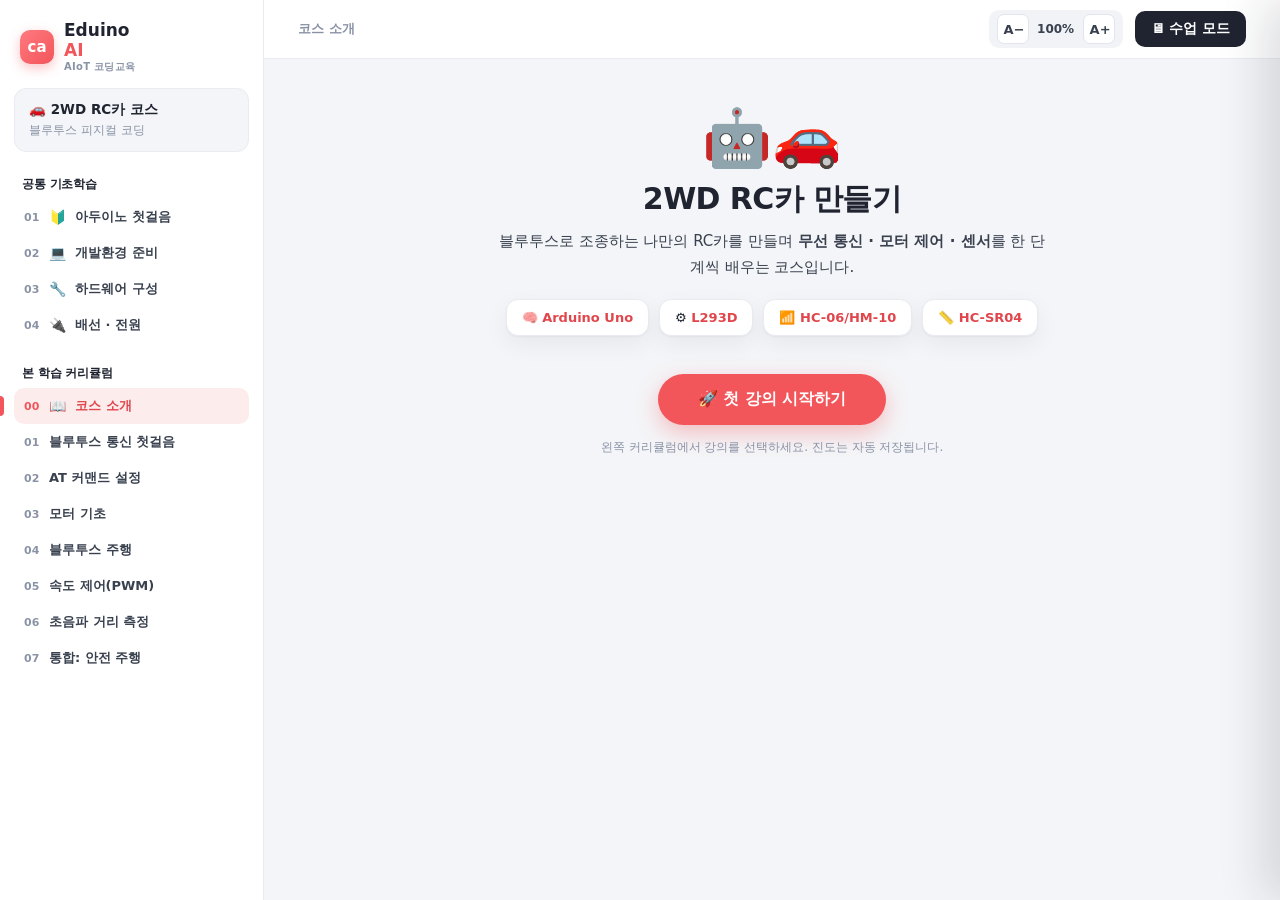
<file: index.html>
<!DOCTYPE html>
<html lang="ko">
<head>
<meta charset="UTF-8" />
<meta name="viewport" content="width=device-width, initial-scale=1.0" />
<title>Eduino · 2WD RC카 블루투스 코스</title>
<link rel="stylesheet" href="./style.css" />
</head>
<body>
  <div class="app">
    <aside class="sidebar">
      <div class="logo">
        <span class="logo-mark">ca</span>
        <span class="logo-txt">Eduino <b>AI</b><small>AIoT 코딩교육</small></span>
      </div>
      <div class="device-card">
        <div class="dev-top">🚗 2WD RC카 코스</div>
        <div class="dev-sub">블루투스 피지컬 코딩</div>
      </div>
      <nav id="nav"></nav>
    </aside>

    <main class="main">
      <div class="toolbar">
        <div class="tb-title" id="tbTitle"></div>
        <div class="tb-actions">
          <div class="fs-ctl">
            <button id="fsDown" title="글자 작게">A−</button>
            <span id="fsLabel">100%</span>
            <button id="fsUp" title="글자 크게">A+</button>
          </div>
          <button class="present-btn" id="presentBtn" title="교실 대형 화면용 확대 모드">🖥 수업 모드</button>
        </div>
      </div>
      <div class="main-scroll" id="mainScroll">
        <div id="view"></div>
      </div>
    </main>
  </div>

  <!-- 배선 설정 모달 -->
  <div class="modal-back" id="cfgBack"></div>
  <aside class="modal-cfg" id="cfgModal">
    <div class="cfg-head">
      <h3>⚙️ 배선 설정</h3>
      <button class="x" id="cfgClose">✕</button>
    </div>
    <p class="cfg-hint">실제 결선한 대로 맞추면 모든 코드가 자동으로 그에 맞게 바뀝니다.</p>
    <div class="cfg-row" style="margin-bottom:6px">
      <label>블루투스 모듈</label><div class="modpick" id="modPick"></div>
    </div>
    <div id="config"></div>
    <div id="errors" class="cfg-err"></div>
  </aside>

  <div id="toast" class="toast"></div>
<script type="module" src="./app.js"></script>
</body>
</html>
</file>
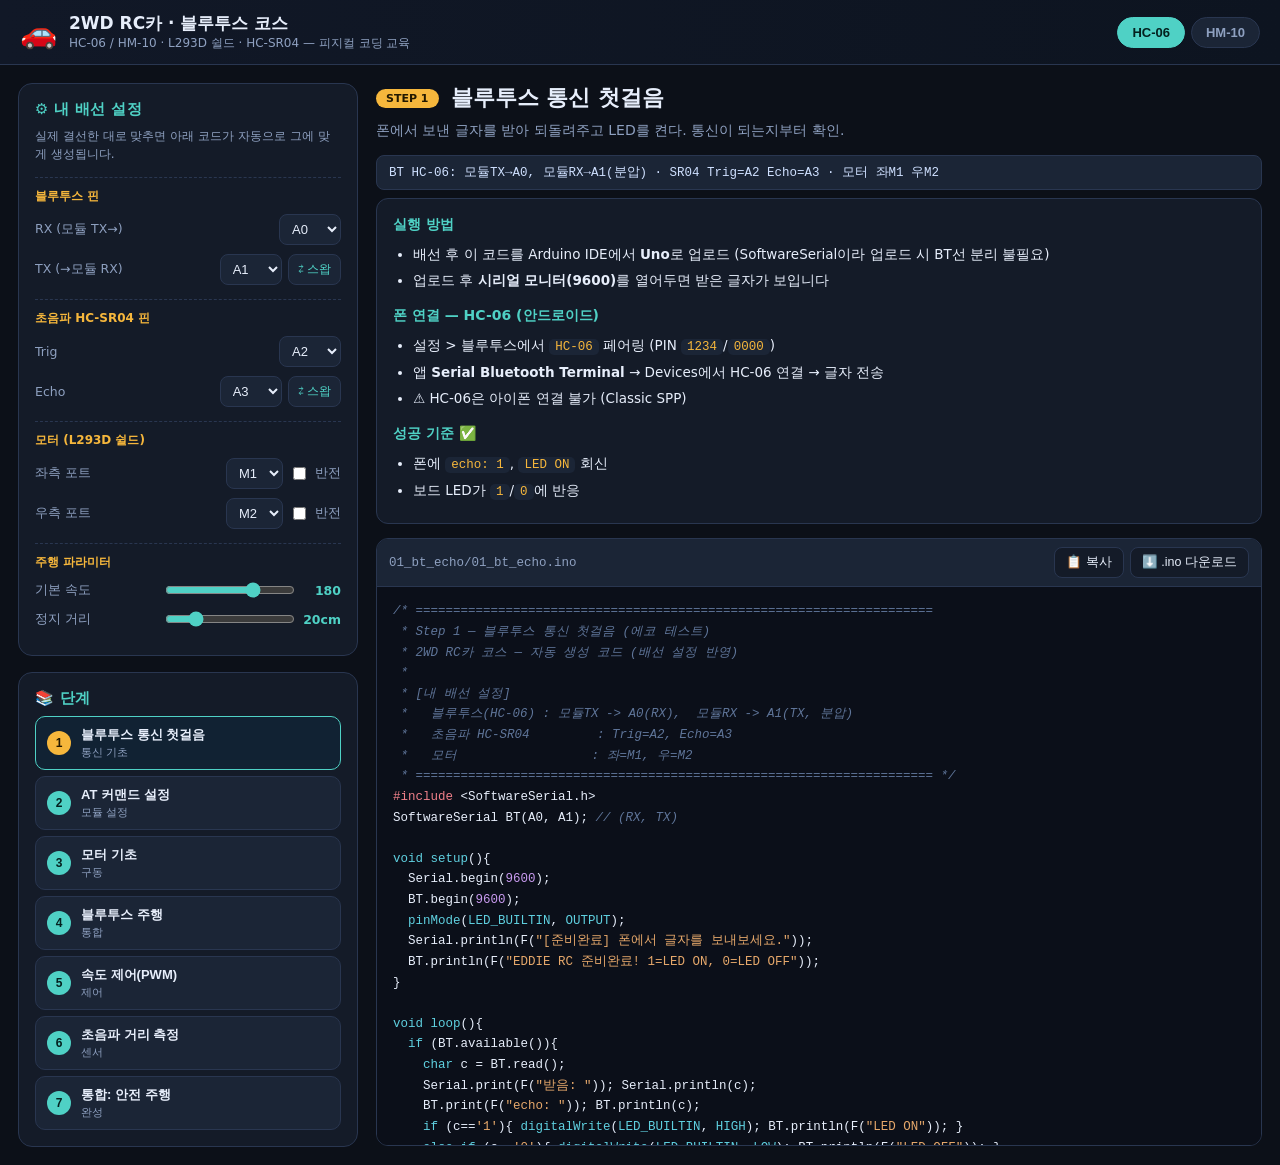
<file: 2WD_RC_Car/web/index.html>
<!DOCTYPE html>
<html lang="ko">
<head>
<meta charset="UTF-8" />
<meta name="viewport" content="width=device-width, initial-scale=1.0" />
<title>2WD RC카 · 블루투스 피지컬 코딩 코스</title>
<link rel="stylesheet" href="./style.css" />
</head>
<body>
  <header class="topbar">
    <div class="brand">
      <span class="logo">🚗</span>
      <div>
        <div class="ttl">2WD RC카 · 블루투스 코스</div>
        <div class="sub">HC-06 / HM-10 · L293D 쉴드 · HC-SR04 — 피지컬 코딩 교육</div>
      </div>
    </div>
    <div class="modpick" id="modPick"></div>
  </header>

  <main class="layout">
    <!-- 좌: 설정 + 단계 -->
    <aside class="side">
      <section class="card">
        <h3>⚙️ 내 배선 설정</h3>
        <p class="hint">실제 결선한 대로 맞추면 아래 코드가 자동으로 그에 맞게 생성됩니다.</p>
        <div id="config"></div>
        <div id="errors" class="errors"></div>
      </section>

      <section class="card">
        <h3>📚 단계</h3>
        <nav id="steps" class="steps"></nav>
      </section>
    </aside>

    <!-- 우: 단계 내용 + 코드 -->
    <section class="content">
      <div id="stepHead"></div>
      <div id="guide" class="guide"></div>
      <div class="codewrap">
        <div class="codebar">
          <span id="codeName" class="codename"></span>
          <div class="codebtns">
            <button id="copyBtn" class="mini">📋 복사</button>
            <button id="dlBtn" class="mini">⬇️ .ino 다운로드</button>
          </div>
        </div>
        <pre class="code"><code id="code"></code></pre>
      </div>
    </section>
  </main>

  <div id="toast" class="toast"></div>

<script type="module" src="./app.js"></script>
</body>
</html>
</file>
<file: style.css>
/* ===== Eduino AI — light theme (platform-native) ===== */
:root{
  --coral:#f2555a; --coral-d:#e0464b; --coral-tint:#fdecec; --coral-tint2:#fbe0e1;
  --ink:#1f2430; --ink2:#4b5563; --dim:#8a93a6; --line:#e9ebf1; --line2:#e2e5ee;
  --bg:#f4f5f8; --card:#ffffff; --chip:#f1f3f7;
  --blue:#2f6bff; --blue-tint:#eef4ff; --blue-line:#d6e2ff;
  --ok:#22a06b; --amber:#f4a723;
  --code-bg:#0f1728; --code-head:#182238; --code-line:#5a6785;
  --radius:16px; --shadow:0 1px 2px rgba(20,25,40,.04),0 8px 24px rgba(20,25,40,.06);
}
*{box-sizing:border-box}
html,body{margin:0;height:100%}
body{background:var(--bg);color:var(--ink);
  font-family:"Pretendard",system-ui,"Segoe UI","Malgun Gothic",sans-serif;font-size:14px;-webkit-font-smoothing:antialiased}
h1,h2,h3,h4{margin:0}button{font-family:inherit;cursor:pointer}
.app{display:grid;grid-template-columns:264px 1fr;height:100vh;overflow:hidden}

/* ================= Sidebar ================= */
.sidebar{background:var(--card);border-right:1px solid var(--line);padding:18px 14px;overflow-y:auto}
.logo{display:flex;align-items:center;gap:10px;padding:4px 6px 16px}
.logo-mark{width:34px;height:34px;border-radius:10px;background:linear-gradient(135deg,#ff7a80,#f2555a);
  color:#fff;font-weight:900;display:flex;align-items:center;justify-content:center;font-size:15px;
  box-shadow:0 4px 12px rgba(242,85,90,.35)}
.logo-txt{font-weight:800;font-size:17px;line-height:1;display:flex;flex-direction:column;gap:3px}
.logo-txt b{color:var(--coral)}
.logo-txt small{font-weight:600;font-size:10px;color:var(--dim);letter-spacing:.3px}
.device-card{background:var(--bg);border:1px solid var(--line);border-radius:12px;padding:12px 14px;margin-bottom:18px}
.dev-top{font-weight:800;font-size:13.5px}
.dev-sub{color:var(--dim);font-size:12px;margin-top:3px}

.nav-group{margin-bottom:16px}
.nav-title{font-size:12px;font-weight:800;color:var(--ink);padding:6px 8px;letter-spacing:-.2px}
.nav-item{display:flex;align-items:center;gap:9px;padding:9px 10px;border-radius:10px;cursor:pointer;
  color:var(--ink2);font-size:13px;font-weight:600;position:relative;transition:.15s}
.nav-item:hover{background:var(--bg)}
.nav-item .idx{font-size:11px;color:var(--dim);font-weight:800;min-width:16px}
.nav-item .ic{font-size:14px}
.nav-item .chk{margin-left:auto;color:var(--ok);font-size:12px;opacity:0}
.nav-item.done .chk{opacity:1}
.nav-item.on{background:var(--coral-tint);color:var(--coral-d)}
.nav-item.on .idx{color:var(--coral)}
.nav-item.on::before{content:"";position:absolute;left:-14px;top:8px;bottom:8px;width:4px;
  border-radius:0 4px 4px 0;background:var(--coral)}
.nav-sub{margin:4px 0 4px 22px;display:none;flex-direction:column;gap:2px}
.nav-item.on + .nav-sub{display:flex}
.nav-subitem{font-size:12.5px;color:var(--dim);padding:6px 10px;border-radius:8px;cursor:pointer}
.nav-subitem:hover{background:var(--bg);color:var(--ink2)}
.nav-subitem.on{background:#fff;color:var(--coral-d);font-weight:800;border:1px solid var(--coral-tint2)}

/* ================= Main ================= */
.main{overflow:hidden;display:flex;flex-direction:column}
.main-scroll{overflow-y:auto;padding:26px 34px 60px}
#view{max-width:1120px;margin:0 auto}

.page-head{display:flex;align-items:flex-start;justify-content:space-between;gap:16px;margin-bottom:6px}
.page-title{font-size:26px;font-weight:800;letter-spacing:-.5px}
.cfg-open{background:#fff;border:1px solid var(--line2);color:var(--ink2);padding:9px 14px;border-radius:10px;
  font-weight:700;font-size:13px;display:inline-flex;gap:6px;align-items:center;box-shadow:var(--shadow)}
.cfg-open:hover{border-color:var(--coral)}

/* top tabs */
.tabs{display:flex;gap:26px;border-bottom:1px solid var(--line2);margin:14px 0 22px}
.tab{padding:11px 2px;font-size:14px;font-weight:700;color:var(--dim);cursor:pointer;position:relative;background:none;border:none}
.tab:hover{color:var(--ink2)}
.tab.on{color:var(--coral-d)}
.tab.on::after{content:"";position:absolute;left:0;right:0;bottom:-1px;height:2.5px;background:var(--coral);border-radius:2px}

/* sub-tab pills */
.subtabs{display:flex;gap:8px;flex-wrap:wrap;margin-bottom:18px}
.pill{padding:8px 16px;border-radius:22px;font-size:13px;font-weight:700;color:var(--ink2);
  background:var(--chip);border:1px solid transparent;cursor:pointer}
.pill:hover{border-color:var(--line2)}
.pill.on{background:var(--ink);color:#fff}

/* cards */
.card{background:var(--card);border:1px solid var(--line);border-radius:var(--radius);padding:22px 24px;
  margin-bottom:16px;box-shadow:var(--shadow)}
.card-h{display:flex;align-items:center;gap:8px;font-size:16px;font-weight:800;margin-bottom:12px}
.card-h .bar{width:4px;height:18px;background:var(--coral);border-radius:3px}
.card p{line-height:1.8;color:var(--ink2);margin:8px 0;font-size:14px}
.card ul{margin:10px 0;padding-left:20px;line-height:1.9;color:var(--ink2)}
.card li{margin:4px 0}
.card code{background:var(--chip);padding:2px 7px;border-radius:6px;color:var(--coral-d);
  font-family:ui-monospace,monospace;font-size:12.5px;font-weight:600}
.obj-list{list-style:none;padding:0;margin:6px 0}
.obj-list li{display:flex;gap:10px;align-items:flex-start;padding:7px 0;border-bottom:1px dashed var(--line);color:var(--ink2)}
.obj-list li:last-child{border:none}
.obj-list .n{width:22px;height:22px;flex:0 0 auto;background:var(--coral-tint);color:var(--coral-d);
  border-radius:7px;font-weight:800;font-size:12px;display:flex;align-items:center;justify-content:center}

.wirebox{background:var(--code-bg);color:#cdd8f0;border-radius:12px;padding:14px 16px;
  font-family:ui-monospace,monospace;font-size:12.5px;line-height:1.9}
.wirebox b{color:#7fd8c4}

/* ===== practice: code + guide 2-col ===== */
.prac{display:grid;grid-template-columns:1.35fr 1fr;gap:18px;align-items:start}
@media(max-width:1000px){.prac{grid-template-columns:1fr}}

.codecard{border:1px solid var(--line);border-radius:var(--radius);overflow:hidden;box-shadow:var(--shadow);background:#fff}
.code-top{display:flex;align-items:center;justify-content:space-between;padding:12px 16px;background:#fff;border-bottom:1px solid var(--line)}
.code-top .l{display:flex;align-items:center;gap:8px;font-weight:800;font-size:14px}
.code-top .l .g{color:var(--coral);font-size:15px}
.code-top .l small{color:var(--dim);font-weight:600;font-size:11.5px;background:var(--chip);padding:2px 8px;border-radius:6px}
.copybtn{background:#fff;border:1px solid var(--line2);color:var(--ink2);padding:7px 12px;border-radius:9px;
  font-size:12.5px;font-weight:700;display:inline-flex;gap:5px;align-items:center}
.copybtn:hover{border-color:var(--coral)}
.code-warn{background:var(--coral-tint);color:var(--coral-d);font-size:12.5px;font-weight:700;padding:9px 16px;
  display:flex;gap:7px;align-items:center;border-bottom:1px solid var(--coral-tint2)}
.code-file{display:flex;align-items:center;gap:8px;background:var(--code-head);padding:9px 16px}
.code-file .dot{width:10px;height:10px;border-radius:50%;background:var(--coral)}
.code-file .fn{color:#cdd8f0;font-family:ui-monospace,monospace;font-size:12.5px;font-weight:600}
.codebody{display:flex;background:var(--code-bg);max-height:56vh;overflow:auto}
.gutter{padding:14px 0;text-align:right;color:var(--code-line);user-select:none;
  font-family:ui-monospace,monospace;font-size:12.5px;line-height:1.7;min-width:44px}
.gutter span{display:block;padding:0 12px}
pre.code{margin:0;padding:14px 16px;overflow:visible;flex:1}
pre.code code{font-family:ui-monospace,"Cascadia Code",monospace;font-size:12.5px;line-height:1.7;white-space:pre;color:#dfe6f5}
.tok-cmt{color:#6b7ea3;font-style:italic}.tok-str{color:#e6a17a}
.tok-kw{color:#79c0ff}.tok-num{color:#c8a6f5}.tok-pre{color:#f78faa}

/* guide panel */
.guidecard{background:var(--card);border:1px solid var(--line);border-radius:var(--radius);padding:20px;box-shadow:var(--shadow)}
.guide-h{display:flex;align-items:center;gap:7px;font-weight:800;font-size:15px;margin-bottom:14px}
.guide-h .g{color:var(--coral)}
.alert{background:var(--coral-tint);border:1px solid var(--coral-tint2);border-radius:12px;padding:12px 14px;
  color:var(--coral-d);font-size:13px;line-height:1.6;font-weight:600;display:flex;gap:8px;margin-bottom:16px}
.gstep{display:flex;gap:12px;margin:14px 0}
.gstep .n{width:26px;height:26px;flex:0 0 auto;background:var(--ink);color:#fff;border-radius:50%;
  display:flex;align-items:center;justify-content:center;font-weight:800;font-size:13px}
.gstep .t{font-weight:800;font-size:13.5px;margin-bottom:2px}
.gstep .d{color:var(--ink2);font-size:12.5px;line-height:1.65}
.gstep .d code{background:var(--chip);padding:1px 6px;border-radius:5px;color:var(--coral-d);font-size:11.5px}
.tip{background:var(--blue-tint);border:1px solid var(--blue-line);border-radius:12px;padding:12px 14px;margin-top:16px}
.tip .th{font-weight:800;color:var(--blue);font-size:13px;margin-bottom:6px;display:flex;gap:6px;align-items:center}
.tip ul{margin:0;padding-left:18px;color:#3b558c;font-size:12.5px;line-height:1.75}

/* result */
.result-h{display:flex;align-items:center;gap:10px;font-size:18px;font-weight:800;margin-bottom:10px}
.result-h .bar{width:5px;height:22px;background:var(--coral);border-radius:3px}
.success{background:var(--blue-tint);border:1px solid var(--blue-line);border-radius:12px;padding:14px 16px;
  display:flex;gap:12px;align-items:flex-start;color:#2b3d63;line-height:1.7;font-size:13.5px}
.success .ck{width:26px;height:26px;flex:0 0 auto;background:var(--blue);color:#fff;border-radius:8px;
  display:flex;align-items:center;justify-content:center;font-weight:900}
.serial{max-width:560px;margin:20px auto 6px;border:1px solid var(--line2);border-radius:12px;overflow:hidden;box-shadow:var(--shadow)}
.serial-top{background:#f0f2f6;padding:8px 12px;display:flex;align-items:center;gap:8px;font-size:12px;color:var(--ink2);border-bottom:1px solid var(--line2)}
.serial-top .tt{font-weight:800}
.serial-top .rt{margin-left:auto;font-size:11px;color:var(--dim)}
.serial-body{background:#0f1728;color:#cdd8f0;padding:12px 14px;font-family:ui-monospace,monospace;font-size:12.5px;line-height:1.85;min-height:80px}
.serial-body .hl{background:rgba(242,85,90,.18);border:1px solid rgba(242,85,90,.5);border-radius:4px;padding:0 6px;color:#ffd0d3}
.serial-cap{text-align:center;color:var(--dim);font-size:12px;margin-top:8px}

/* pager + lesson nav */
.pager{display:flex;align-items:center;justify-content:center;gap:16px;margin:22px 0 6px;color:var(--dim);font-size:12.5px}
.pager .arrow{width:34px;height:34px;border-radius:50%;border:1px solid var(--line2);background:#fff;color:var(--ink2);
  display:flex;align-items:center;justify-content:center;font-size:15px}
.pager .arrow:hover:not(:disabled){border-color:var(--coral);color:var(--coral)}
.pager .arrow:disabled{opacity:.35}
.pager .dots{display:flex;gap:6px}
.pager .dots i{width:7px;height:7px;border-radius:50%;background:var(--line2)}
.pager .dots i.on{background:var(--coral);width:20px;border-radius:4px}
.lesson-nav{display:flex;justify-content:space-between;gap:12px;margin-top:26px;border-top:1px solid var(--line2);padding-top:20px}
.lnav{background:#fff;border:1px solid var(--line2);border-radius:12px;padding:13px 20px;font-weight:700;font-size:13.5px;
  color:var(--ink);display:flex;flex-direction:column;gap:2px;min-width:180px;box-shadow:var(--shadow)}
.lnav:hover:not(:disabled){border-color:var(--coral)}
.lnav:disabled{opacity:.4}
.lnav small{color:var(--dim);font-weight:600;font-size:11px}
.lnav.next{text-align:right;align-items:flex-end}
.lnav.primary{background:var(--coral);color:#fff;border:none}
.lnav.primary small{color:#ffe0e1}

/* intro hero */
.hero{text-align:center;padding:20px 10px}
.hero .big{font-size:56px}
.hero h1{font-size:30px;font-weight:800;margin:8px 0;letter-spacing:-.6px}
.hero p{color:var(--ink2);font-size:15px;line-height:1.75;max-width:560px;margin:8px auto}
.hwrow{display:flex;gap:10px;flex-wrap:wrap;justify-content:center;margin:18px 0}
.hw{background:#fff;border:1px solid var(--line);border-radius:12px;padding:10px 15px;font-size:13px;font-weight:600;box-shadow:var(--shadow)}
.hw b{color:var(--coral-d)}
.cta{margin-top:20px;background:var(--coral);color:#fff;border:none;padding:15px 40px;border-radius:30px;
  font-size:16px;font-weight:800;box-shadow:0 8px 22px rgba(242,85,90,.35)}
.cta:hover{background:var(--coral-d)}

/* table */
.bom{width:100%;border-collapse:collapse;font-size:13px;margin-top:8px}
.bom th,.bom td{text-align:left;padding:9px 10px;border-bottom:1px solid var(--line)}
.bom th{color:var(--dim);font-size:12px;font-weight:800}
.bom td b{color:var(--ink)}

/* ===== config modal ===== */
.modal-back{position:fixed;inset:0;background:rgba(20,25,40,.4);opacity:0;pointer-events:none;transition:.25s;z-index:40}
.modal-back.on{opacity:1;pointer-events:auto}
.modal-cfg{position:fixed;top:0;right:0;height:100%;width:352px;max-width:90vw;background:#fff;
  border-left:1px solid var(--line);transform:translateX(100%);transition:.3s cubic-bezier(.4,0,.2,1);z-index:41;
  padding:20px;overflow-y:auto;box-shadow:-16px 0 44px rgba(20,25,40,.14)}
.modal-cfg.on{transform:translateX(0)}
.cfg-head{display:flex;justify-content:space-between;align-items:center}
.cfg-head h3{color:var(--coral-d);font-size:16px}
.x{background:none;border:none;color:var(--dim);font-size:19px}
.cfg-hint{color:var(--dim);font-size:12px;line-height:1.6;margin:8px 0 16px}
.modpick{display:flex;gap:6px}
.modpick button{background:var(--chip);border:1px solid var(--line2);color:var(--ink2);padding:6px 14px;
  border-radius:18px;font-weight:700;font-size:12.5px}
.modpick button.on{background:var(--coral);color:#fff;border-color:var(--coral)}
.cfg-row{display:flex;align-items:center;justify-content:space-between;gap:8px;margin:9px 0}
.cfg-row label{color:var(--ink2);font-size:12.5px;font-weight:600}
.cfg-ctl{display:flex;align-items:center;gap:6px}
select{background:#fff;color:var(--ink);border:1px solid var(--line2);border-radius:8px;padding:6px 8px;font-size:13px}
.swap{background:var(--chip);border:1px solid var(--line2);color:var(--coral-d);border-radius:8px;padding:6px 9px;font-size:12px}
.swap:hover{border-color:var(--coral)}
.cfg-group{color:var(--amber);font-size:12px;font-weight:800;margin:16px 0 4px;border-top:1px dashed var(--line2);padding-top:12px}
.cfg-tog{display:flex;align-items:center;gap:5px;font-size:12px;color:var(--ink2)}
input[type=range]{width:120px;accent-color:var(--coral)}
.cfg-val{color:var(--coral-d);font-weight:800;min-width:40px;text-align:right;font-size:12.5px}
.cfg-err{margin-top:12px;color:var(--coral-d);font-size:12px;line-height:1.6}

.toast{position:fixed;bottom:26px;left:50%;transform:translateX(-50%) translateY(16px);background:var(--ink);color:#fff;
  padding:11px 20px;border-radius:24px;font-weight:700;font-size:13px;opacity:0;pointer-events:none;transition:.24s;z-index:50}
.toast.on{opacity:1;transform:translateX(-50%) translateY(0)}

.fadein{animation:fade .28s ease}
@keyframes fade{from{opacity:0;transform:translateY(6px)}to{opacity:1;transform:none}}

@media(max-width:860px){
  .app{grid-template-columns:1fr}
  .sidebar{display:none}
  .main-scroll{padding:18px 16px 50px}
}

/* =====================================================================
 * 교실 시인성 · 수업 모드 · 교사용 도구 (readability upgrade)
 * ===================================================================== */

/* --- 원거리 시인성: 본문/코드 크기·대비 상향 --- */
:root{ --ink2:#39414f; }                         /* 본문 대비 강화 */
.page-title{font-size:30px}
.tab{font-size:15.5px;padding:12px 2px}
.card p{font-size:15.5px;line-height:1.85;color:#333c4d}
.card-h{font-size:17.5px}
.card li{font-size:15px}
.pill{font-size:14px;padding:9px 18px}
.gstep .t{font-size:14.5px}.gstep .d{font-size:13.5px;line-height:1.7}
.alert{font-size:14px}
pre.code code,.gutter{font-size:13.5px;line-height:1.85}
.gutter{line-height:1.85}
.serial-body{font-size:13.5px}
.wirebox{font-size:13.5px;line-height:2}

/* --- 상단 툴바 --- */
.toolbar{display:flex;align-items:center;justify-content:space-between;gap:14px;
  padding:10px 34px;background:#fff;border-bottom:1px solid var(--line);flex:0 0 auto}
.tb-title{font-size:13px;color:var(--dim);font-weight:700}
.tb-title b{color:var(--ink)}
.tb-actions{display:flex;align-items:center;gap:12px}
.fs-ctl{display:flex;align-items:center;gap:8px;background:var(--chip);border-radius:10px;padding:4px 8px}
.fs-ctl button{background:#fff;border:1px solid var(--line2);border-radius:7px;width:32px;height:30px;font-weight:800;color:var(--ink2);font-size:13px}
.fs-ctl button:hover{border-color:var(--coral);color:var(--coral)}
.fs-ctl span{font-size:12px;font-weight:700;color:var(--ink2);min-width:38px;text-align:center}
.present-btn{background:var(--ink);color:#fff;border:none;border-radius:10px;padding:9px 16px;font-weight:800;font-size:13.5px}
.present-btn:hover{background:#000}
body.present .present-btn{background:var(--coral)}
body.present .present-btn::after{content:" 켜짐"}

/* --- 콘텐츠 확대(글자 크기/수업 모드): #view 전체 스케일 --- */
#view{zoom:var(--zoom,1)}

/* --- 수업 모드: 사이드바 접고 콘텐츠 집중 --- */
body.present .app{grid-template-columns:1fr}
body.present .sidebar{display:none}
body.present .cfg-open{display:none}
body.present .main-scroll{padding:30px 48px 70px}
body.present #view{max-width:1400px}
body.present .toolbar{padding:12px 48px}
body.present .tb-title{font-size:16px}
body.present .lesson-nav .lnav{padding:16px 26px;font-size:15px}
body.present .pager .arrow{width:44px;height:44px;font-size:19px}

/* --- 핵심 한 줄 정리 (hook, 큼직하게) --- */
.keyline{background:linear-gradient(100deg,#fff5f5,#fff);border:1px solid var(--coral-tint2);
  border-left:6px solid var(--coral);border-radius:14px;padding:20px 24px;margin-bottom:16px;
  display:flex;align-items:center;gap:14px;box-shadow:var(--shadow)}
.keyline .kic{font-size:26px}
.keyline .kt{font-size:21px;font-weight:800;color:var(--ink);line-height:1.5;letter-spacing:-.3px}
body.present .keyline .kt{font-size:24px}

/* --- 핵심 용어 chips --- */
.terms{display:grid;grid-template-columns:1fr 1fr;gap:10px;margin-top:6px}
@media(max-width:760px){.terms{grid-template-columns:1fr}}
.term{background:var(--bg);border:1px solid var(--line);border-radius:12px;padding:12px 14px}
.term .tw{font-weight:800;color:var(--coral-d);font-size:14.5px;margin-bottom:3px}
.term .td{color:var(--ink2);font-size:13px;line-height:1.6}

/* --- 교사용 수업 도우미 카드 --- */
.teacher{background:#fbfdff;border:1px dashed var(--blue-line);border-radius:var(--radius);
  padding:20px 22px;margin-bottom:16px}
.teacher .th{display:flex;align-items:center;gap:8px;font-weight:800;font-size:16px;color:var(--blue);margin-bottom:12px}
.teacher .th .tag{margin-left:8px;background:var(--blue-tint);color:var(--blue);font-size:11px;
  font-weight:800;padding:3px 10px;border-radius:20px}
.ask{margin:6px 0 14px}
.ask .al{font-weight:800;font-size:13.5px;color:var(--ink);margin-bottom:6px}
.ask ul{margin:0;padding-left:20px;color:#33405e;font-size:14.5px;line-height:1.9}
.quiz .ql{font-weight:800;font-size:15px;margin-bottom:10px}
.quiz .opts{display:grid;gap:8px}
.qopt{text-align:left;background:#fff;border:1.5px solid var(--line2);border-radius:11px;padding:12px 14px;
  font-size:14.5px;font-weight:600;color:var(--ink);display:flex;align-items:center;gap:10px;transition:.15s}
.qopt:hover{border-color:var(--blue)}
.qopt .mk{width:24px;height:24px;flex:0 0 auto;border-radius:7px;background:var(--chip);
  display:flex;align-items:center;justify-content:center;font-weight:800;font-size:12px;color:var(--ink2)}
.qopt.correct{border-color:var(--ok);background:#f0fbf5}
.qopt.correct .mk{background:var(--ok);color:#fff}
.qopt.wrong{border-color:var(--coral);background:var(--coral-tint)}
.qopt.wrong .mk{background:var(--coral);color:#fff}
.qexp{margin-top:12px;background:#f0fbf5;border:1px solid #bfe8d2;border-radius:11px;padding:12px 14px;
  font-size:13.5px;color:#1f6b48;line-height:1.7;display:none}
.qexp.show{display:block}
body.present .qopt{font-size:16px;padding:14px 16px}

/* 수업 모드: 가로 넘침 방지 — 콘텐츠 1단으로 쌓고 폭 조정 */
body.present #view{max-width:1080px}
body.present .prac{grid-template-columns:1fr}
body.present .codebody{max-height:46vh}
body.present .terms{grid-template-columns:1fr 1fr}

/* =====================================================================
 * 이론 + 개념 애니메이션 2단 레이아웃 (완전 초보용)
 * ===================================================================== */
.concept{display:grid;grid-template-columns:1.35fr 1fr;gap:22px;align-items:start}
@media(max-width:820px){.concept{grid-template-columns:1fr}}
.concept-text p{margin:10px 0}
.concept-text p:first-child{margin-top:0}
.concept-anim{position:sticky;top:6px}
.anim-box{background:linear-gradient(180deg,#fbfcff,#eef3fb);border:1px solid var(--line);
  border-radius:14px;padding:12px;box-shadow:inset 0 1px 0 #fff}
.anim-box svg{width:100%;height:auto;display:block}
.anim-cap{text-align:center;color:var(--ink2);font-size:13px;margin-top:9px;font-weight:700}
body.present .concept{grid-template-columns:1.2fr 1fr}
</file>
<file: 2WD_RC_Car/web/style.css>
:root{
  --bg:#0c1018; --panel:#141b28; --panel2:#1b2536; --line:#293650;
  --txt:#e7eefb; --dim:#8ea0c0; --accent:#4fd1c5; --accent2:#f6b73c;
  --danger:#ff6b7d; --code-bg:#0b0f19;
}
*{box-sizing:border-box}
html,body{margin:0;background:var(--bg);color:var(--txt);
  font-family:system-ui,"Segoe UI","Malgun Gothic",sans-serif;font-size:14px}
h3{margin:0 0 8px;font-size:15px;color:var(--accent);letter-spacing:.3px}
.hint{color:var(--dim);font-size:12px;margin:0 0 12px;line-height:1.5}

/* Top bar */
.topbar{display:flex;justify-content:space-between;align-items:center;gap:16px;
  padding:12px 20px;background:linear-gradient(90deg,#111827,#0d1420);
  border-bottom:1px solid var(--line);position:sticky;top:0;z-index:10}
.brand{display:flex;align-items:center;gap:12px}
.logo{font-size:30px}
.ttl{font-weight:800;font-size:17px}
.sub{color:var(--dim);font-size:12px}
.modpick{display:flex;gap:6px}
.modpick button{background:var(--panel2);border:1px solid var(--line);color:var(--dim);
  padding:7px 14px;border-radius:20px;cursor:pointer;font-weight:700;font-size:13px}
.modpick button.on{background:var(--accent);color:#04211f;border-color:var(--accent)}

/* Layout */
.layout{display:grid;grid-template-columns:340px 1fr;gap:18px;padding:18px;max-width:1280px;margin:0 auto}
.side{display:flex;flex-direction:column;gap:16px}
.card{background:var(--panel);border:1px solid var(--line);border-radius:14px;padding:16px}

/* Config controls */
.row{display:flex;align-items:center;justify-content:space-between;gap:8px;margin:9px 0}
.row label{color:var(--dim);font-size:12.5px;flex:0 0 auto}
.row .ctl{display:flex;align-items:center;gap:6px}
select,input[type=number]{background:var(--panel2);color:var(--txt);border:1px solid var(--line);
  border-radius:8px;padding:6px 8px;font-size:13px}
.swap{background:var(--panel2);border:1px solid var(--line);color:var(--accent);border-radius:8px;
  padding:6px 9px;cursor:pointer;font-size:12px}
.swap:hover{border-color:var(--accent)}
.groupttl{color:var(--accent2);font-size:12px;font-weight:700;margin:14px 0 4px;
  border-top:1px dashed var(--line);padding-top:10px}
.toggle{display:flex;align-items:center;gap:6px;cursor:pointer;color:var(--txt);font-size:12.5px}
input[type=range]{width:130px;accent-color:var(--accent)}
.val{color:var(--accent);font-weight:700;min-width:38px;text-align:right;font-size:12.5px}
.errors{margin-top:10px;color:var(--danger);font-size:12px;line-height:1.6}

/* Steps nav */
.steps{display:flex;flex-direction:column;gap:6px}
.stepbtn{display:flex;align-items:center;gap:10px;background:var(--panel2);border:1px solid var(--line);
  border-radius:10px;padding:9px 11px;cursor:pointer;text-align:left;color:var(--txt)}
.stepbtn:hover{border-color:var(--accent)}
.stepbtn.on{border-color:var(--accent);background:#123}
.stepbtn .num{width:24px;height:24px;border-radius:50%;background:var(--accent);color:#04211f;
  display:flex;align-items:center;justify-content:center;font-weight:800;font-size:12px;flex:0 0 auto}
.stepbtn.on .num{background:var(--accent2);color:#221800}
.stepbtn .st{font-weight:700;font-size:13px}
.stepbtn .sg{color:var(--dim);font-size:11px}

/* Content */
.content{min-width:0}
.stephead{display:flex;align-items:center;gap:12px;margin-bottom:6px}
.stephead .badge{background:var(--accent2);color:#221800;font-weight:800;font-size:11px;
  padding:3px 10px;border-radius:20px}
.stephead h2{margin:0;font-size:22px}
.goal{color:var(--dim);margin:2px 0 14px;line-height:1.6}
.guide{background:var(--panel);border:1px solid var(--line);border-radius:12px;padding:14px 16px;
  margin-bottom:14px;line-height:1.7;font-size:13.5px}
.guide h4{margin:12px 0 6px;color:var(--accent);font-size:14px}
.guide h4:first-child{margin-top:0}
.guide code{background:var(--panel2);padding:1px 6px;border-radius:5px;color:var(--accent2);font-size:12.5px}
.guide ul{margin:6px 0;padding-left:20px}
.guide li{margin:3px 0}
.wireline{background:var(--panel2);border:1px solid var(--line);border-radius:8px;padding:8px 12px;
  font-size:12.5px;color:#cfe0ff;margin:8px 0;font-family:ui-monospace,monospace}

/* Code */
.codewrap{border:1px solid var(--line);border-radius:12px;overflow:hidden}
.codebar{display:flex;justify-content:space-between;align-items:center;background:var(--panel2);
  padding:8px 12px;border-bottom:1px solid var(--line)}
.codename{font-family:ui-monospace,monospace;color:var(--dim);font-size:12.5px}
.codebtns{display:flex;gap:6px}
.mini{background:var(--panel);border:1px solid var(--line);color:var(--txt);border-radius:8px;
  padding:6px 11px;cursor:pointer;font-size:12.5px}
.mini:hover{border-color:var(--accent)}
pre.code{margin:0;padding:14px 16px;background:var(--code-bg);overflow:auto;max-height:62vh}
pre.code code{font-family:ui-monospace,"Cascadia Code",monospace;font-size:12.5px;line-height:1.65;white-space:pre}
.tok-cmt{color:#5f7599;font-style:italic}
.tok-str{color:#e6a86b}
.tok-kw{color:#5fd0e0}
.tok-num{color:#c99bf0}
.tok-pre{color:#f0808a}

/* Toast */
.toast{position:fixed;bottom:20px;left:50%;transform:translateX(-50%) translateY(20px);
  background:var(--accent);color:#04211f;padding:10px 18px;border-radius:24px;font-weight:700;
  opacity:0;pointer-events:none;transition:.25s}
.toast.on{opacity:1;transform:translateX(-50%) translateY(0)}

@media(max-width:880px){
  .layout{grid-template-columns:1fr}
}
</file>
